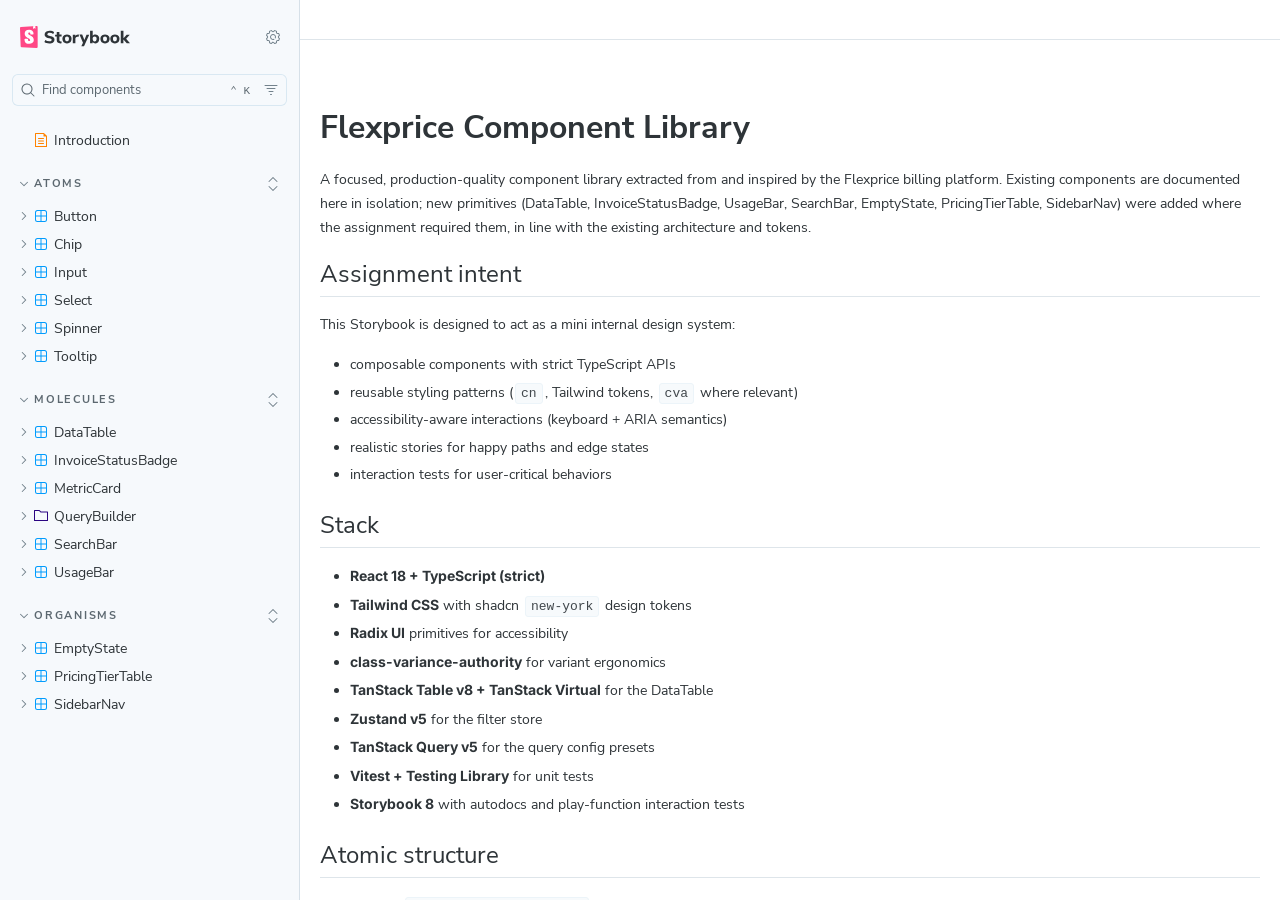
<file: storybook-static/index.html>
<!DOCTYPE html>
<html lang="en">
  <head>
    <meta charset="utf-8" />

    <title>@storybook/core - Storybook</title>
    <meta name="viewport" content="width=device-width, initial-scale=1, maximum-scale=1" />

    
    <link rel="icon" type="image/x-icon" href="./favicon.ico" />
    
    <style>
      @font-face {
        font-family: 'Nunito Sans';
        font-style: normal;
        font-weight: 400;
        font-display: swap;
        src: url('./sb-common-assets/nunito-sans-regular.woff2') format('woff2');
      }

      @font-face {
        font-family: 'Nunito Sans';
        font-style: italic;
        font-weight: 400;
        font-display: swap;
        src: url('./sb-common-assets/nunito-sans-italic.woff2') format('woff2');
      }

      @font-face {
        font-family: 'Nunito Sans';
        font-style: normal;
        font-weight: 700;
        font-display: swap;
        src: url('./sb-common-assets/nunito-sans-bold.woff2') format('woff2');
      }

      @font-face {
        font-family: 'Nunito Sans';
        font-style: italic;
        font-weight: 700;
        font-display: swap;
        src: url('./sb-common-assets/nunito-sans-bold-italic.woff2') format('woff2');
      }
    </style>

    <link href="./sb-manager/runtime.js" rel="modulepreload" />

    
    <link href="./sb-addons/storybook-core-core-server-presets-0/common-manager-bundle.js" rel="modulepreload" />
    
    <link href="./sb-addons/onboarding-1/manager-bundle.js" rel="modulepreload" />
    
    <link href="./sb-addons/essentials-controls-2/manager-bundle.js" rel="modulepreload" />
    
    <link href="./sb-addons/essentials-actions-3/manager-bundle.js" rel="modulepreload" />
    
    <link href="./sb-addons/essentials-docs-4/manager-bundle.js" rel="modulepreload" />
    
    <link href="./sb-addons/essentials-backgrounds-5/manager-bundle.js" rel="modulepreload" />
    
    <link href="./sb-addons/essentials-viewport-6/manager-bundle.js" rel="modulepreload" />
    
    <link href="./sb-addons/essentials-toolbars-7/manager-bundle.js" rel="modulepreload" />
    
    <link href="./sb-addons/essentials-measure-8/manager-bundle.js" rel="modulepreload" />
    
    <link href="./sb-addons/essentials-outline-9/manager-bundle.js" rel="modulepreload" />
    
    <link href="./sb-addons/chromatic-com-storybook-10/manager-bundle.js" rel="modulepreload" />
    
    <link href="./sb-addons/interactions-11/manager-bundle.js" rel="modulepreload" />
       

    <style>
      #storybook-root[hidden] {
        display: none !important;
      }
    </style>

    
  </head>
  <body>
    <div id="root"></div>

    
    <script>
      
        
          window['FEATURES'] = {
  "argTypeTargetsV7": true,
  "legacyDecoratorFileOrder": false,
  "disallowImplicitActionsInRenderV8": true
};
        
      
        
          window['REFS'] = {};
        
      
        
          window['LOGLEVEL'] = "info";
        
      
        
          window['DOCS_OPTIONS'] = {
  "defaultName": "Docs",
  "autodocs": "tag"
};
        
      
        
          window['CONFIG_TYPE'] = "PRODUCTION";
        
      
        
      
        
      
        
          window['TAGS_OPTIONS'] = {
  "dev-only": {
    "excludeFromDocsStories": true
  },
  "docs-only": {
    "excludeFromSidebar": true
  },
  "test-only": {
    "excludeFromSidebar": true,
    "excludeFromDocsStories": true
  }
};
        
      
        
          window['STORYBOOK_RENDERER'] = "react";
        
      
        
          window['STORYBOOK_BUILDER'] = "@storybook/builder-vite";
        
      
        
          window['STORYBOOK_FRAMEWORK'] = "@storybook/react-vite";
        
      
    </script>
    

    <script type="module">
      import './sb-manager/globals-runtime.js';
      
      
        import './sb-addons/storybook-core-core-server-presets-0/common-manager-bundle.js';
      
        import './sb-addons/onboarding-1/manager-bundle.js';
      
        import './sb-addons/essentials-controls-2/manager-bundle.js';
      
        import './sb-addons/essentials-actions-3/manager-bundle.js';
      
        import './sb-addons/essentials-docs-4/manager-bundle.js';
      
        import './sb-addons/essentials-backgrounds-5/manager-bundle.js';
      
        import './sb-addons/essentials-viewport-6/manager-bundle.js';
      
        import './sb-addons/essentials-toolbars-7/manager-bundle.js';
      
        import './sb-addons/essentials-measure-8/manager-bundle.js';
      
        import './sb-addons/essentials-outline-9/manager-bundle.js';
      
        import './sb-addons/chromatic-com-storybook-10/manager-bundle.js';
      
        import './sb-addons/interactions-11/manager-bundle.js';
      
      
      import './sb-manager/runtime.js';
    </script>
  </body>
</html>
</file>
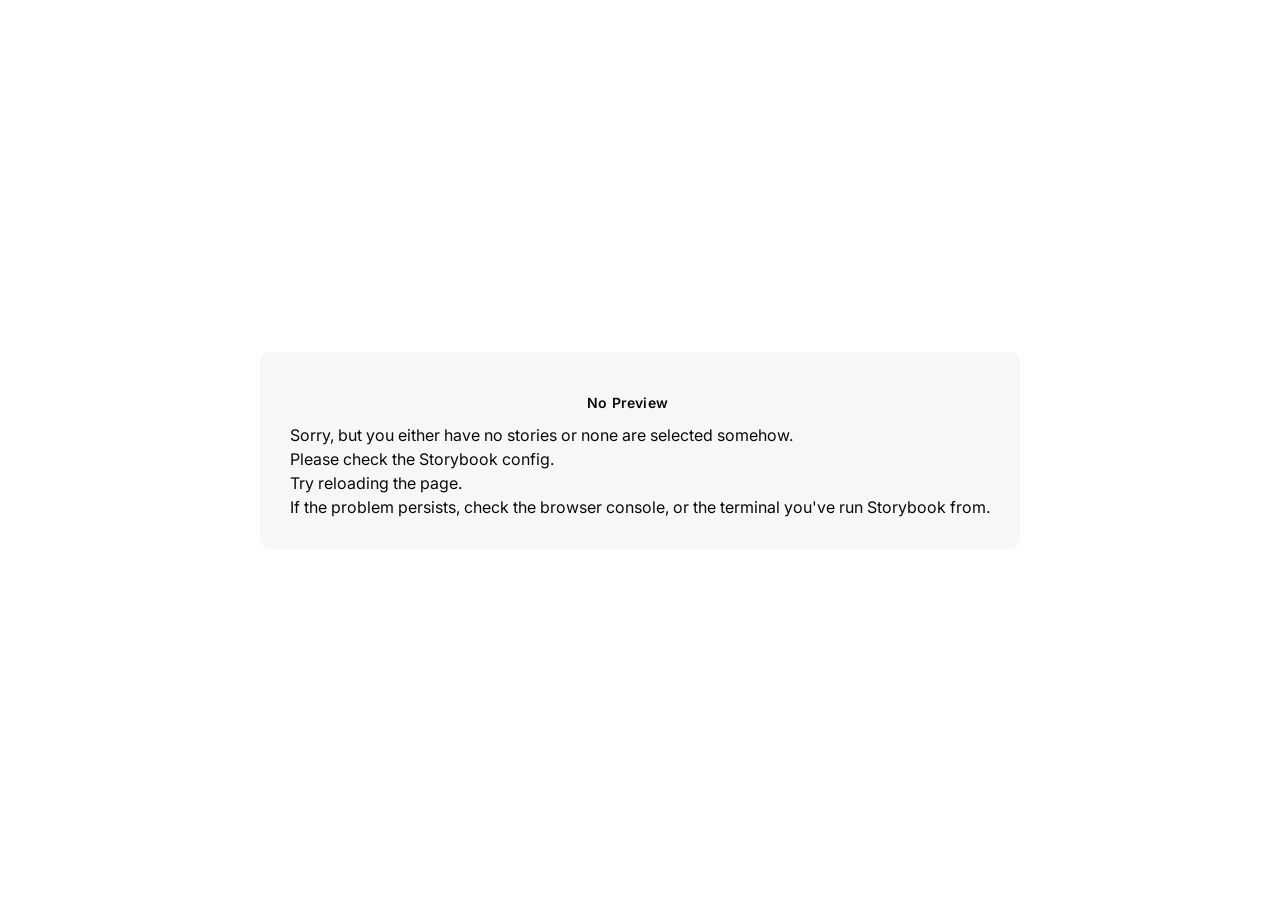
<file: storybook-static/iframe.html>
<!doctype html>
<!--suppress HtmlUnknownTarget -->
<html lang="en">
  <head>
    <meta charset="utf-8" />
    <title>Storybook</title>
    <meta name="viewport" content="width=device-width, initial-scale=1" />

    <style>
      @font-face {
        font-family: 'Nunito Sans';
        font-style: normal;
        font-weight: 400;
        font-display: swap;
        src: url('./sb-common-assets/nunito-sans-regular.woff2') format('woff2');
      }

      @font-face {
        font-family: 'Nunito Sans';
        font-style: italic;
        font-weight: 400;
        font-display: swap;
        src: url('./sb-common-assets/nunito-sans-italic.woff2') format('woff2');
      }

      @font-face {
        font-family: 'Nunito Sans';
        font-style: normal;
        font-weight: 700;
        font-display: swap;
        src: url('./sb-common-assets/nunito-sans-bold.woff2') format('woff2');
      }

      @font-face {
        font-family: 'Nunito Sans';
        font-style: italic;
        font-weight: 700;
        font-display: swap;
        src: url('./sb-common-assets/nunito-sans-bold-italic.woff2') format('woff2');
      }
    </style>

    <script>
      window.CONFIG_TYPE = 'PRODUCTION';
      window.LOGLEVEL = 'info';
      window.FRAMEWORK_OPTIONS = {};
      window.CHANNEL_OPTIONS = {};
      window.FEATURES = {"argTypeTargetsV7":true,"legacyDecoratorFileOrder":false,"disallowImplicitActionsInRenderV8":true};
      window.STORIES = [{"titlePrefix":"","directory":"./src","files":"**/*.mdx","importPathMatcher":"^\\.[\\\\/](?:src(?:[\\\\/](?!\\.)(?:(?:(?!(?:^|[\\\\/])\\.).)*?)[\\\\/]|[\\\\/]|$)(?!\\.)(?=.)[^\\\\/]*?\\.mdx)$"},{"titlePrefix":"","directory":"./src","files":"**/*.stories.@(js|jsx|mjs|ts|tsx)","importPathMatcher":"^\\.[\\\\/](?:src(?:[\\\\/](?!\\.)(?:(?:(?!(?:^|[\\\\/])\\.).)*?)[\\\\/]|[\\\\/]|$)(?!\\.)(?=.)[^\\\\/]*?\\.stories\\.(js|jsx|mjs|ts|tsx))$"}];
      window.DOCS_OPTIONS = {"defaultName":"Docs","autodocs":"tag"};
      window.TAGS_OPTIONS = {"dev-only":{"excludeFromDocsStories":true},"docs-only":{"excludeFromSidebar":true},"test-only":{"excludeFromSidebar":true,"excludeFromDocsStories":true}};

      

      // We do this so that "module && module.hot" etc. in Storybook source code
      // doesn't fail (it will simply be disabled)
      window.module = undefined;
      window.global = window;
    </script>
    <base target="_parent" />

<style>
  /* While we aren't showing the main block yet, but still preparing, we want everything the user
     has rendered, which may or may not be in #storybook-root, to be display none */
  .sb-show-preparing-story:not(.sb-show-main) > :not(.sb-preparing-story) {
    display: none;
  }

  .sb-show-preparing-docs:not(.sb-show-main) > :not(.sb-preparing-docs) {
    display: none;
  }

  /* Hide our own blocks when we aren't supposed to be showing them */
  :not(.sb-show-preparing-story) > .sb-preparing-story,
  :not(.sb-show-preparing-docs) > .sb-preparing-docs,
  :not(.sb-show-nopreview) > .sb-nopreview,
  :not(.sb-show-errordisplay) > .sb-errordisplay {
    display: none;
  }

  .sb-show-main.sb-main-centered {
    margin: 0;
    display: flex;
    align-items: center;
    min-height: 100vh;
  }

  .sb-show-main.sb-main-centered #storybook-root {
    box-sizing: border-box;
    margin: auto;
    padding: 1rem;
    max-height: 100%;
    /* Hack for centering correctly in IE11 */
  }

  /* Vertical centering fix for IE11 */
  @media screen and (-ms-high-contrast: none), (-ms-high-contrast: active) {
    .sb-show-main.sb-main-centered:after {
      content: '';
      min-height: inherit;
      font-size: 0;
    }
  }

  .sb-show-main.sb-main-fullscreen {
    margin: 0;
    padding: 0;
    display: block;
  }

  .sb-show-main.sb-main-padded {
    margin: 0;
    padding: 1rem;
    display: block;
    box-sizing: border-box;
  }

  .sb-wrapper {
    position: fixed;
    top: 0;
    bottom: 0;
    left: 0;
    right: 0;
    box-sizing: border-box;

    padding: 40px;
    font-family:
      'Nunito Sans',
      -apple-system,
      '.SFNSText-Regular',
      'San Francisco',
      BlinkMacSystemFont,
      'Segoe UI',
      'Helvetica Neue',
      Helvetica,
      Arial,
      sans-serif;
    -webkit-font-smoothing: antialiased;
    overflow: auto;
  }

  @media (max-width: 700px) {
    .sb-wrapper {
      padding: 20px;
    }
  }

  @media (max-width: 500px) {
    .sb-wrapper {
      padding: 10px;
    }
  }

  .sb-heading {
    font-size: 14px;
    font-weight: 600;
    letter-spacing: 0.2px;
    margin: 10px 0;
    padding-right: 25px;
  }

  .sb-nopreview {
    display: flex;
    align-content: center;
    justify-content: center;
    box-sizing: border-box;
  }

  .sb-nopreview_main {
    margin: auto;
    padding: 30px;
    border-radius: 10px;
    background: rgba(0, 0, 0, 0.03);
  }

  .sb-nopreview_heading {
    text-align: center;
  }

  .sb-errordisplay {
    background: #f6f9fc;
    color: black;
    z-index: 999999;
    width: 100vw;
    min-height: 100vh;
    box-sizing: border-box;

    & ol {
      padding-left: 18px;
      margin: 0;
    }

    & h1 {
      font-family: Nunito Sans;
      font-size: 22px;
      font-weight: 400;
      line-height: 30px;
      font-weight: normal;
      margin: 0;

      &::before {
        content: '';
        display: inline-block;
        width: 12px;
        height: 12px;
        background: #ff4400;
        border-radius: 50%;
        margin-right: 8px;
      }
    }

    & p,
    & ol {
      font-family: Nunito Sans;
      font-size: 14px;
      font-weight: 400;
      line-height: 19px;
      margin: 0;
    }

    & li + li {
      margin: 0;
      padding: 0;
      padding-top: 12px;
    }

    & a {
      color: currentColor;
    }
  }

  .sb-errordisplay_main {
    margin: auto;
    padding: 24px;
    display: flex;
    box-sizing: border-box;

    flex-direction: column;
    min-height: 100%;
    width: 100%;
    border-radius: 6px;
    background: white;
    border: 1px solid #ff0000;
    box-shadow: 0 0 64px rgba(0, 0, 0, 0.1);
    gap: 24px;
  }

  .sb-errordisplay_code {
    padding: 10px;
    flex: 1;
    background: #242424;
    color: #c6c6c6;
    box-sizing: border-box;

    font-size: 14px;
    font-weight: 400;
    line-height: 19px;
    border-radius: 4px;

    font-family: 'Operator Mono', 'Fira Code Retina', 'Fira Code', 'FiraCode-Retina', 'Andale Mono',
      'Lucida Console', Consolas, Monaco, monospace;
    margin: 0;
    overflow: auto;
  }

  .sb-errordisplay pre {
    white-space: pre-wrap;
    white-space: revert;
  }

  @-webkit-keyframes sb-rotate360 {
    from {
      transform: rotate(0deg);
    }

    to {
      transform: rotate(360deg);
    }
  }

  @keyframes sb-rotate360 {
    from {
      transform: rotate(0deg);
    }

    to {
      transform: rotate(360deg);
    }
  }

  @-webkit-keyframes sb-glow {
    0%,
    100% {
      opacity: 1;
    }

    50% {
      opacity: 0.4;
    }
  }

  @keyframes sb-glow {
    0%,
    100% {
      opacity: 1;
    }

    50% {
      opacity: 0.4;
    }
  }

  /* We display the preparing loaders *over* the rendering story */
  .sb-preparing-story,
  .sb-preparing-docs {
    background-color: white;
    /* Maximum possible z-index. It would be better to use stacking contexts to ensure it's always
    on top, but this isn't possible as it would require making CSS changes that could affect user code */
    z-index: 2147483647;
  }

  .sb-loader {
    -webkit-animation: sb-rotate360 0.7s linear infinite;
    animation: sb-rotate360 0.7s linear infinite;
    border-color: rgba(97, 97, 97, 0.29);
    border-radius: 50%;
    border-style: solid;
    border-top-color: #646464;
    border-width: 2px;
    display: inline-block;
    height: 32px;
    left: 50%;
    margin-left: -16px;
    margin-top: -16px;
    mix-blend-mode: difference;
    overflow: hidden;
    position: absolute;
    top: 50%;
    transition: all 200ms ease-out;
    vertical-align: top;
    width: 32px;
    z-index: 4;
  }

  .sb-previewBlock {
    background: #fff;
    border: 1px solid rgba(0, 0, 0, 0.1);
    border-radius: 4px;
    box-shadow: rgba(0, 0, 0, 0.1) 0 1px 3px 0;
    margin: 25px auto 40px;
    max-width: 600px;
  }

  .sb-previewBlock_header {
    align-items: center;
    box-shadow: rgba(0, 0, 0, 0.1) 0 -1px 0 0 inset;
    display: flex;
    gap: 14px;
    height: 40px;
    padding: 0 12px;
  }

  .sb-previewBlock_icon {
    -webkit-animation: sb-glow 1.5s ease-in-out infinite;
    animation: sb-glow 1.5s ease-in-out infinite;
    background: #e6e6e6;
    height: 14px;
    width: 14px;
  }

  .sb-previewBlock_icon:last-child {
    margin-left: auto;
  }

  .sb-previewBlock_body {
    -webkit-animation: sb-glow 1.5s ease-in-out infinite;
    animation: sb-glow 1.5s ease-in-out infinite;
    height: 182px;
    position: relative;
  }

  .sb-argstableBlock {
    border-collapse: collapse;
    border-spacing: 0;
    font-size: 13px;
    line-height: 20px;
    margin: 25px auto 40px;
    max-width: 600px;
    text-align: left;
    width: 100%;
  }

  .sb-argstableBlock th:first-of-type,
  .sb-argstableBlock td:first-of-type {
    padding-left: 20px;
  }

  .sb-argstableBlock th:nth-of-type(2),
  .sb-argstableBlock td:nth-of-type(2) {
    width: 35%;
  }

  .sb-argstableBlock th:nth-of-type(3),
  .sb-argstableBlock td:nth-of-type(3) {
    width: 15%;
  }

  .sb-argstableBlock th:last-of-type,
  .sb-argstableBlock td:last-of-type {
    width: 25%;
    padding-right: 20px;
  }

  .sb-argstableBlock th span,
  .sb-argstableBlock td span {
    -webkit-animation: sb-glow 1.5s ease-in-out infinite;
    animation: sb-glow 1.5s ease-in-out infinite;
    background-color: rgba(0, 0, 0, 0.1);
    border-radius: 0;
    box-shadow: none;
    color: transparent;
  }

  .sb-argstableBlock th {
    padding: 10px 15px;
  }

  .sb-argstableBlock-body {
    border-radius: 4px;
    box-shadow:
      rgba(0, 0, 0, 0.1) 0 1px 3px 1px,
      rgba(0, 0, 0, 0.065) 0 0 0 1px;
  }

  .sb-argstableBlock-body tr {
    background: transparent;
    overflow: hidden;
  }

  .sb-argstableBlock-body tr:not(:first-child) {
    border-top: 1px solid #e6e6e6;
  }

  .sb-argstableBlock-body tr:first-child td:first-child {
    border-top-left-radius: 4px;
  }

  .sb-argstableBlock-body tr:first-child td:last-child {
    border-top-right-radius: 4px;
  }

  .sb-argstableBlock-body tr:last-child td:first-child {
    border-bottom-left-radius: 4px;
  }

  .sb-argstableBlock-body tr:last-child td:last-child {
    border-bottom-right-radius: 4px;
  }

  .sb-argstableBlock-body td {
    background: #fff;
    padding-bottom: 10px;
    padding-top: 10px;
    vertical-align: top;
  }

  .sb-argstableBlock-body td:not(:first-of-type) {
    padding-left: 15px;
    padding-right: 15px;
  }

  .sb-argstableBlock-body button {
    -webkit-animation: sb-glow 1.5s ease-in-out infinite;
    animation: sb-glow 1.5s ease-in-out infinite;
    background-color: rgba(0, 0, 0, 0.1);
    border: 0;
    border-radius: 0;
    box-shadow: none;
    color: transparent;
    display: inline;
    font-size: 12px;
    line-height: 1;
    padding: 10px 16px;
  }

  .sb-argstableBlock-summary {
    margin-top: 4px;
  }

  .sb-argstableBlock-code {
    margin-right: 4px;
    margin-bottom: 4px;
    padding: 2px 5px;
  }
</style>

<script>
  /* globals window */
  /* eslint-disable no-underscore-dangle */
  try {
    if (window.top !== window) {
      window.__REACT_DEVTOOLS_GLOBAL_HOOK__ = window.top.__REACT_DEVTOOLS_GLOBAL_HOOK__;
      window.__VUE_DEVTOOLS_GLOBAL_HOOK__ = window.top.__VUE_DEVTOOLS_GLOBAL_HOOK__;
      window.top.__VUE_DEVTOOLS_CONTEXT__ = window.document;
    }
  } catch (e) {
    // eslint-disable-next-line no-console
    console.warn('unable to connect to top frame for connecting dev tools');
  }
</script>

    <script type="module" crossorigin src="./assets/iframe-Bmck7sdK.js"></script>
  </head>

  <body>
    <div class="sb-preparing-story sb-wrapper">
  <div class="sb-loader"></div>
</div>

<div class="sb-preparing-docs sb-wrapper">
  <div class="sb-previewBlock">
    <div class="sb-previewBlock_header">
      <div class="sb-previewBlock_icon"></div>
      <div class="sb-previewBlock_icon"></div>
      <div class="sb-previewBlock_icon"></div>
      <div class="sb-previewBlock_icon"></div>
    </div>
    <div class="sb-previewBlock_body">
      <div class="sb-loader"></div>
    </div>
  </div>
  <table aria-hidden="true" class="sb-argstableBlock">
    <thead class="sb-argstableBlock-head">
      <tr>
        <th><span>Name</span></th>
        <th><span>Description</span></th>
        <th><span>Default</span></th>
        <th><span>Control </span></th>
      </tr>
    </thead>
    <tbody class="sb-argstableBlock-body">
      <tr>
        <td><span>propertyName</span><span title="Required">*</span></td>
        <td>
          <div><span>This is a short description</span></div>
          <div class="sb-argstableBlock-summary">
            <div><span class="sb-argstableBlock-code">summary</span></div>
          </div>
        </td>
        <td>
          <div><span class="sb-argstableBlock-code">defaultValue</span></div>
        </td>
        <td><button>Set string</button></td>
      </tr>
      <tr>
        <td><span>propertyName</span><span>*</span></td>
        <td>
          <div><span>This is a short description</span></div>
          <div class="sb-argstableBlock-summary">
            <div><span class="sb-argstableBlock-code">summary</span></div>
          </div>
        </td>
        <td>
          <div><span class="sb-argstableBlock-code">defaultValue</span></div>
        </td>
        <td><button>Set string</button></td>
      </tr>
      <tr>
        <td><span>propertyName</span><span>*</span></td>
        <td>
          <div><span>This is a short description</span></div>
          <div class="sb-argstableBlock-summary">
            <div><span class="sb-argstableBlock-code">summary</span></div>
          </div>
        </td>
        <td>
          <div><span class="sb-argstableBlock-code">defaultValue</span></div>
        </td>
        <td><button>Set string</button></td>
      </tr>
    </tbody>
  </table>
</div>

<div class="sb-nopreview sb-wrapper">
  <div class="sb-nopreview_main">
    <h1 class="sb-nopreview_heading sb-heading">No Preview</h1>
    <p>Sorry, but you either have no stories or none are selected somehow.</p>
    <ul>
      <li>Please check the Storybook config.</li>
      <li>Try reloading the page.</li>
    </ul>
    <p>
      If the problem persists, check the browser console, or the terminal you've run Storybook from.
    </p>
  </div>
</div>

<div class="sb-errordisplay sb-wrapper">
  <div class="sb-errordisplay_main">
    <h1 id="error-message"></h1>
    <p>
      The component failed to render properly, likely due to a configuration issue in Storybook.
      Here are some common causes and how you can address them:
    </p>
    <ol>
      <li>
        <strong>Missing Context/Providers</strong>: You can use decorators to supply specific
        contexts or providers, which are sometimes necessary for components to render correctly. For
        detailed instructions on using decorators, please visit the
        <a href="https://storybook.js.org/docs/writing-stories/decorators"
          >Decorators documentation</a
        >.
      </li>
      <li>
        <strong>Misconfigured Webpack or Vite</strong>: Verify that Storybook picks up all necessary
        settings for loaders, plugins, and other relevant parameters. You can find step-by-step
        guides for configuring
        <a href="https://storybook.js.org/docs/builders/webpack">Webpack</a> or
        <a href="https://storybook.js.org/docs/builders/vite">Vite</a>
        with Storybook.
      </li>
      <li>
        <strong>Missing Environment Variables</strong>: Your Storybook may require specific
        environment variables to function as intended. You can set up custom environment variables
        as outlined in the
        <a href="https://storybook.js.org/docs/configure/environment-variables"
          >Environment Variables documentation</a
        >.
      </li>
    </ol>
    <pre class="sb-errordisplay_code"><code id="error-stack"></code></pre>
  </div>
</div>

    <div id="storybook-root"></div>
    <div id="storybook-docs"></div>
    <script>
      // eslint-disable-next-line no-underscore-dangle, @typescript-eslint/naming-convention
      function __onViteAppLoadingError(event) {
        const hostname = globalThis.location.hostname;
        if (hostname !== 'localhost' && globalThis.CONFIG_TYPE === 'DEVELOPMENT') {
          const message = `Failed to load the Storybook preview file 'vite-app.js':

It looks like you're visiting the Storybook development server on another hostname than localhost: '${hostname}', but you haven't configured the necessary security features to support this.
Please re-run your Storybook development server with the '--host ${hostname}' flag, or manually configure your Vite allowedHosts configuration with viteFinal.

See:`;
          const docs = [
            'https://storybook.js.org/docs/api/cli-options#dev',
            'https://storybook.js.org/docs/api/main-config/main-config-vite-final',
            'https://vite.dev/config/server-options.html#server-allowedhosts',
          ];
          console.error(`${message}\n${docs.map((doc) => `- ${doc}`).join('\n')}`);

          document.getElementById('storybook-root').innerHTML =
            `<p style="color: red; max-width: 70ch">${message.replaceAll(
              '\n',
              '<br/>'
            )}<ul>${docs.map((doc) => `<li><a href='${doc}' target='_blank'>${doc}</a></li>`).join('')}<ul></p>`;
          return;
        }
      }
    </script>
  </body>
</html>
</file>
